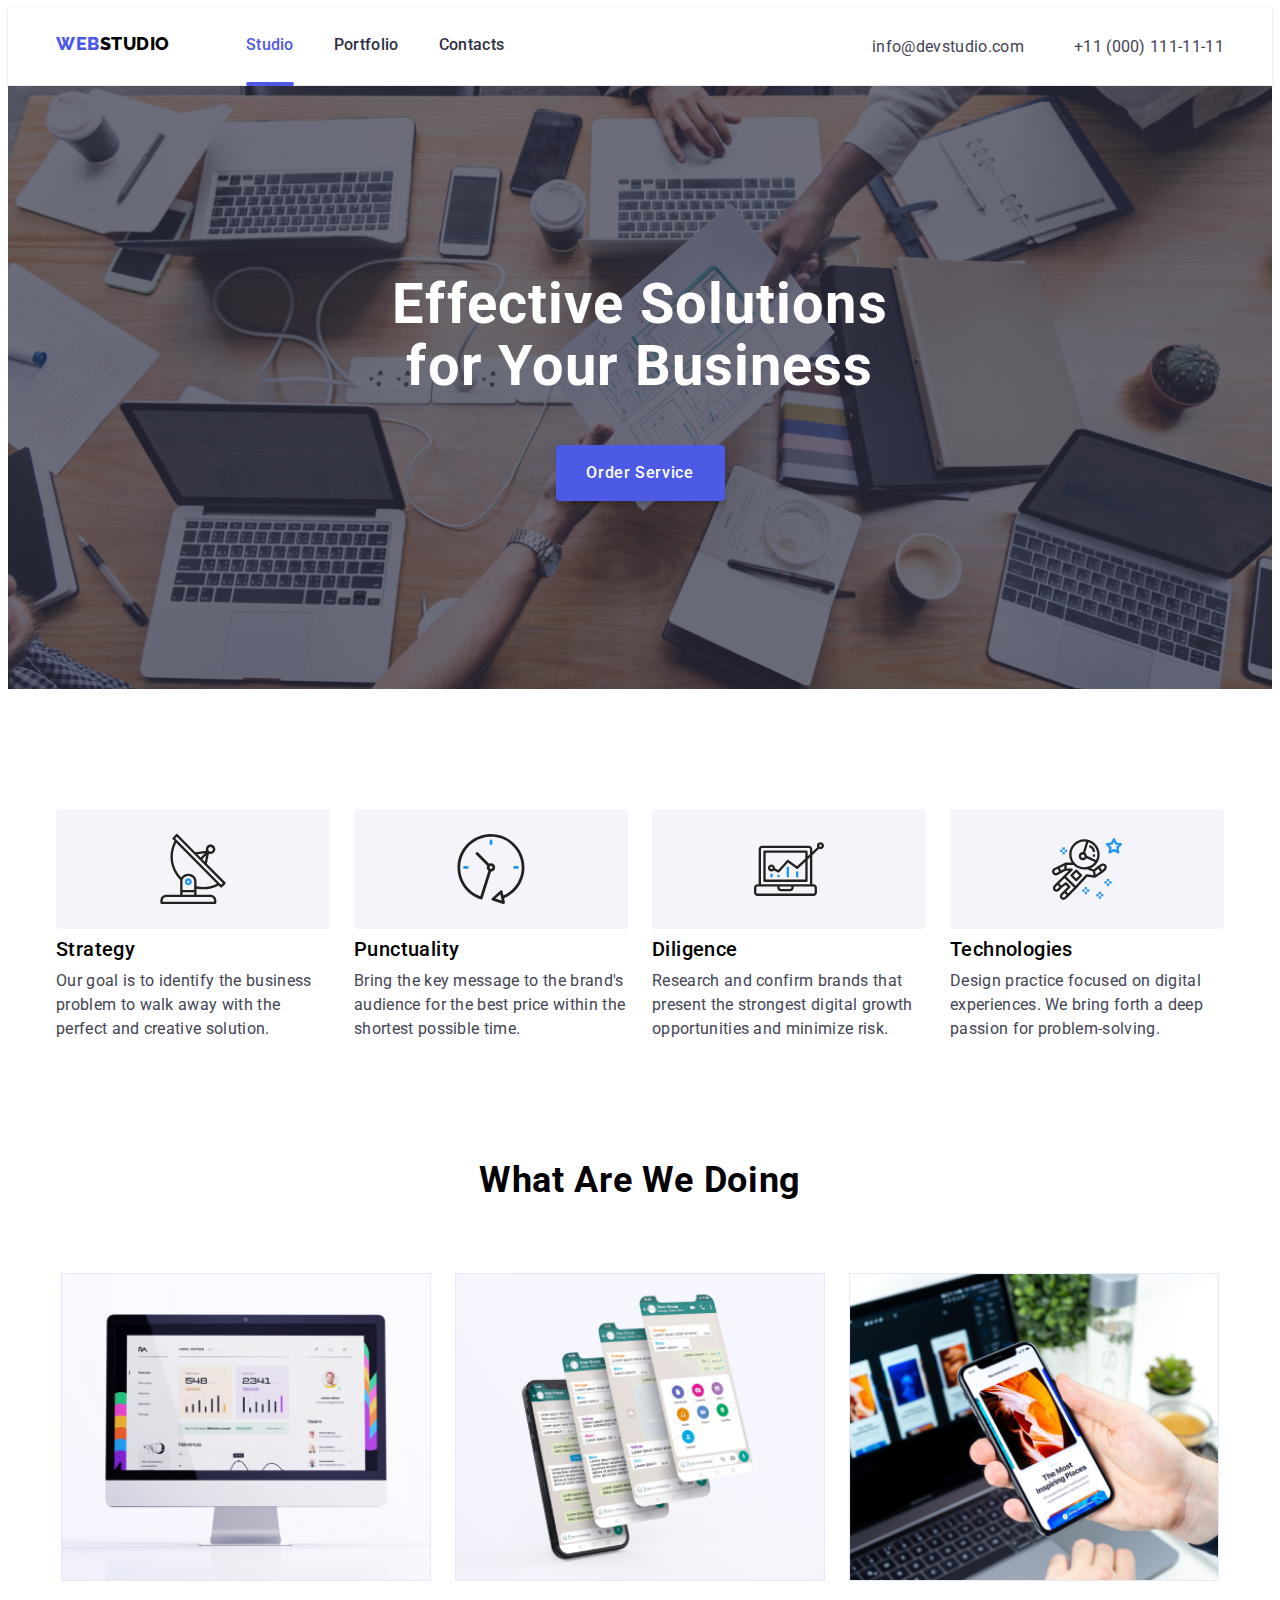
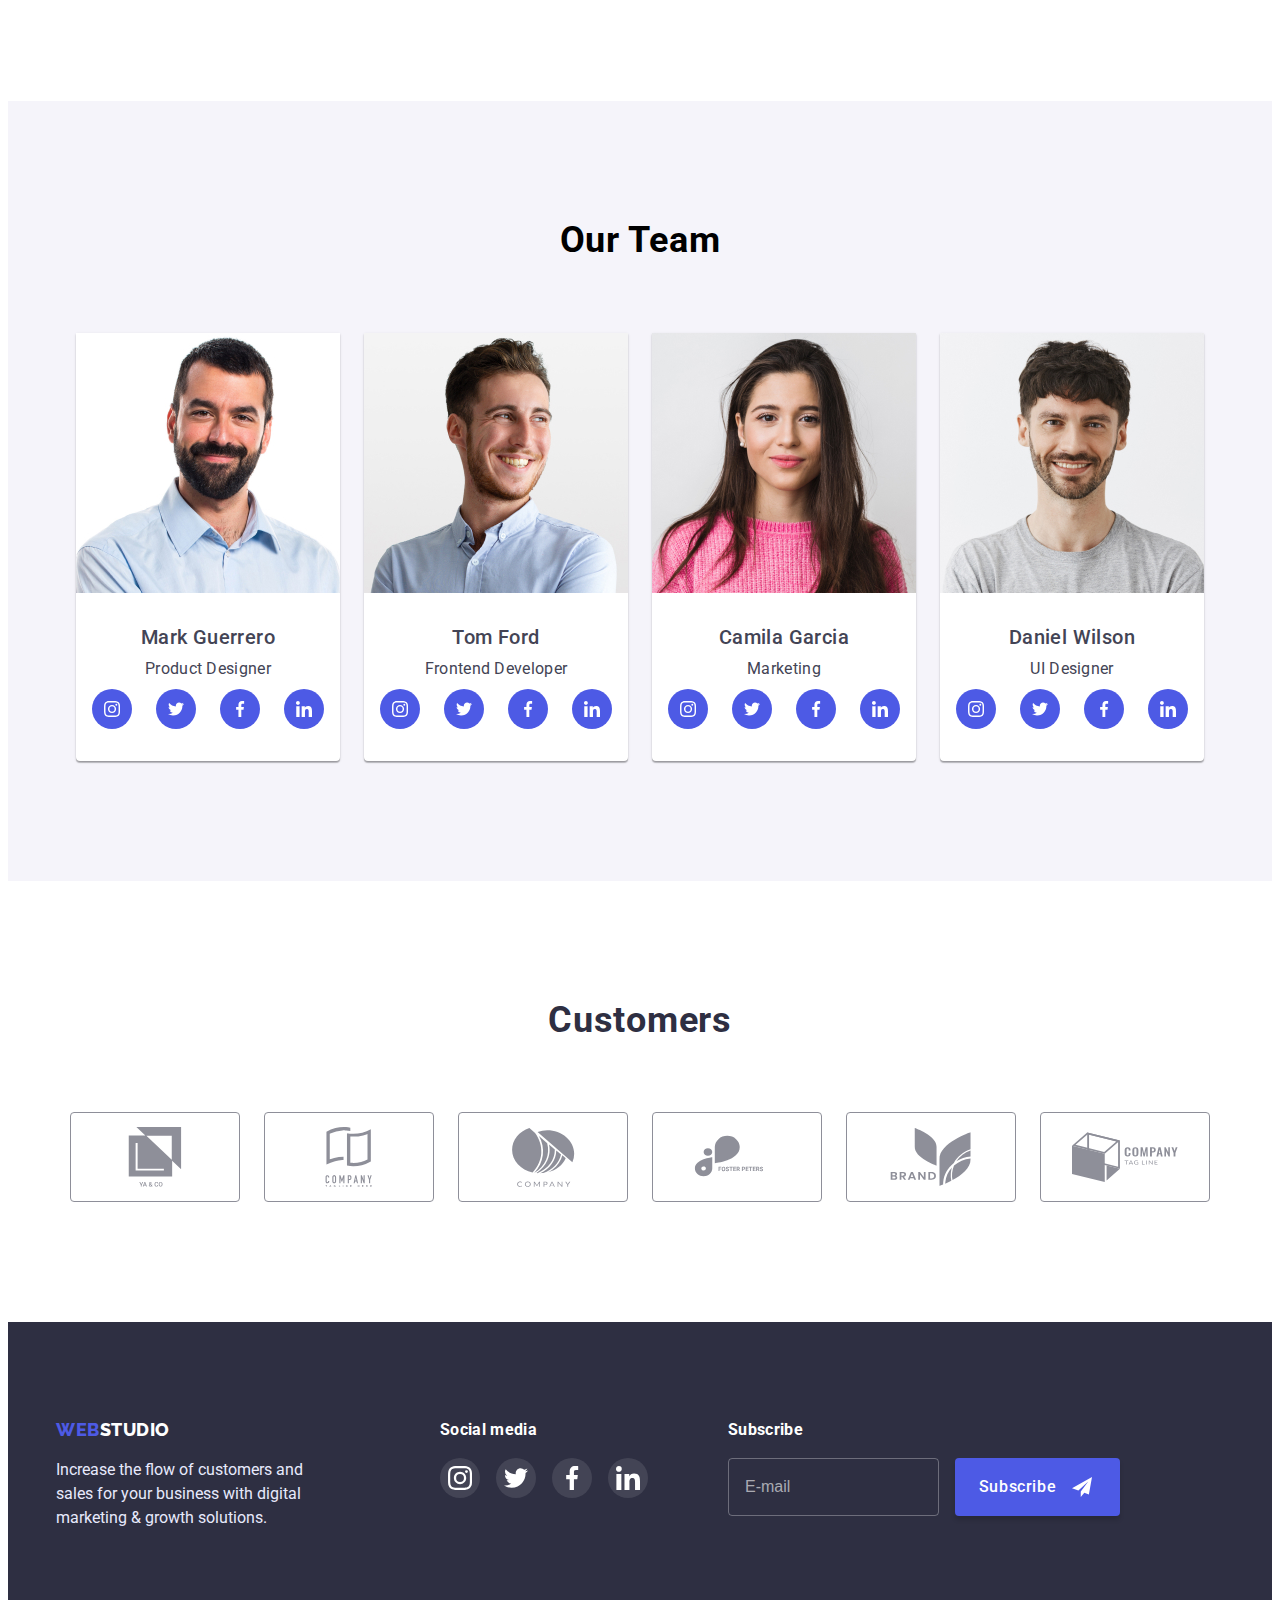
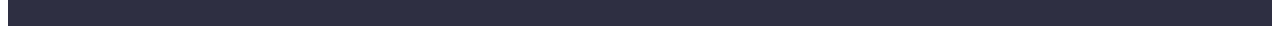
<file: index.html>
<!DOCTYPE html>
<html lang="en">
  <head>
    <meta charset="UTF-8" />
    <meta http-equiv="X-UA-Compatible" content="IE=edge" />
    <meta name="viewport" content="width=device-width, initial-scale=1.0" />
    <title>WebStudio</title>
    <!--Normalize-->
    <link
      rel="stylesheet"
      href="https://cdnjs.cloudflare.com/ajax/libs/modern-normalize/1.1.0/modern-normalize.min.css"
      integrity="sha512-wpPYUAdjBVSE4KJnH1VR1HeZfpl1ub8YT/NKx4PuQ5NmX2tKuGu6U/JRp5y+Y8XG2tV+wKQpNHVUX03MfMFn9Q=="
      crossorigin="anonymous"
      referrerpolicy="no-referrer"
    />

    <!--Style-->
    <link rel="preconnect" href="https://fonts.googleapis.com" />
    <link rel="preconnect" href="https://fonts.gstatic.com" crossorigin />
    <link
      href="https://fonts.googleapis.com/css2?family=Raleway:wght@700&family=Roboto:wght@400;500;700;900&display=swap"
      rel="stylesheet"
    />

    <link rel="stylesheet" href="./css/main.min.css" />
  </head>
  <body>
    <header class="header">
      <div class="header__container container">
        <nav class="nav">
          <a href="" class="logo">WEB<span class="logo__header">STUDIO</span></a>
          <ul class="nav__list list">
            <li><a href="./index.html" class="nav__link link current">Studio</a></li>
            <li><a href="./portfolio.html" class="nav__link link">Portfolio</a></li>
            <li><a href="" class="nav__link link">Contacts</a></li>
          </ul>
        </nav>
        <ul class="header__contacts">
          <li>
            <a href="mailto:info@devstudio.com" class="header__tel">
              <!-- <svg class="header__icon" width="16" height="12">
                <use href="./images/icons.svg#envelope"></use>
              </svg> -->
              info@devstudio.com</a
            >
          </li>
          <li>
            <a class="header__mail link" href="tel:++110001111111">
              <!-- <svg class="header__icon" width="10" height="16">
                <use href="./images/icons.svg#smartphone"></use>
              </svg> -->
              +11 (000) 111-11-11</a
            >
          </li>
        </ul>
            <button class="menu-open" type="button" data-menu-open>
              <svg class="menu-open-icon" width="32" height="22">
                <use href="./images/icons.svg#hamburger"></use>
              </svg>
            </button>
            </div>

            <div class="mob-menu container" data-menu>

              
                <div class="mob-menu-top">
                <button class="menu-close" type="button" data-menu-close>
                  <svg class="menu-close-icon" width="8" height="8">
                    <use href="./images/icons.svg#close"></use>
                  </svg>
                </button>
                <ul class="mob-menu-list list">
                  <li class="mob-menu-item"><a href="./index.html" class="mob-menu-link link current">Studio</a></li>
                  <li class="mob-menu-item"><a href="./portfolio.html" class="mob-menu-link link">Portfolio</a></li>
                  <li class="mob-menu-item"><a href="" class="mob-menu-link link">Contacts</a></li>
                </ul>
              
              </div>
              
              <div class="mob-menu-bottom">
                <ul>
                  <li>
                    <a href="tel:110001111111" class="mob-menu-tel link">
                      +11 (000) 111-11-11</a>
                  </li>
                  <li>
                    <a href="mailto:info@devstudio.com" class="mob-menu-mail link">
                      info@devstudio.com</a>
                  </li>
                </ul>
                <ul class="mob-menu-socials">
                  <li class="mob-menu-socials-item">
                    <a class="mob-menu-socials-link link" href="https://www.instagram.com/" aria-label="instagram" target="_blank"
                      rel="noopener noreferrer">
                      <svg class="socials__icon" width="24" height="24">
                        <use href="./images/icons.svg#instagram"></use>
                      </svg>
                    </a>
                  </li>
                  <li class="mob-menu-socials-item">
                    <a class="mob-menu-socials-link link" href="https://www.twitter.com/" aria-label="twitter" target="_blank"
                      rel="noopener noreferrer">
                      <svg class="socials__icon" width="24" height="24">
                        <use href="./images/icons.svg#twitter"></use>
                      </svg>
                    </a>
                  </li>
                  <li class="mob-menu-socials-item">
                    <a class="mob-menu-socials-link link" href="https://www.facebook.com/" aria-label="facebook" target="_blank"
                      rel="noopener noreferrer">
                      <svg class="socials__icon" width="24" height="24">
                        <use href="./images/icons.svg#facebook"></use>
                      </svg>
                    </a>
                  </li>
                  <li class="mob-menu-socials-item">
                    <a class="mob-menu-socials-link link" href="https://www.linkedin.com/" aria-label="linkedin" target="_blank"
                      rel="noopener noreferrer">
                      <svg class="socials__icon" width="24" height="24">
                        <use href="./images/icons.svg#linkedin"></use>
                      </svg>
                    </a>
                  </li>
                </ul>
              </div>
                  

      </div>
    
     </header>
    <main>
      <section class="hero">
        <div class="hero__container">
          <h1 class="hero__title">Effective Solutions<br>for Your Business</h1>
          <button type="button" class="button" data-modal-open>Order Service</button>
        </div>
      </section>
      <section class="solution">
        <div class="container">
          <ul class="solution__container">
            <li class="solution__item icon-antena">
              <h3 class="solution__list">Strategy</h3>
              <p class="solution__text">
                Our goal is to identify the business
                problem to walk away with the perfect and creative solution.
              </p>
            </li>
            <li class="solution__item icon-clock">
              <h3 class="solution__list">Punctuality</h3>
              <p class="solution__text">
                Bring the key message to the brand's audience for the best price within the shortest possible time.
              </p>
            </li>
            <li class="solution__item icon-diagram">
              <h3 class="solution__list">Diligence</h3>
              <p class="solution__text">
                Research and confirm brands that present the strongest digital growth opportunities and minimize risk.
              </p>
            </li>
            <li class="solution__item icon-astronaut">
              <h3 class="solution__list">Technologies</h3>
              <p class="solution__text">
              Design practice focused on digital experiences. We bring forth a deep passion for problem-solving.
              </p>
            </li>
          </ul>
        </div>
      </section>
      <section class="work">
        <div class="container">
          <h2 class="work__title">What are we doing</h2>
          <ul class="work__list">
            <li>
              <div class="work__thumb">
              <img src="./images/img1.jpg" alt="заняття" width="370" />
              </div>
              </li>
            <li>   
               <div class="work__thumb">
              <img src="./images/img2.jpg" alt="заняття" width="370" />
              </div>
              </li>
            <li>   
               <div class="work__thumb">
                 <img src="./images/img3.jpg" alt="заняття" width="370" />
              </div>
             </li>
          </ul>
        </div>
      </section>
      <section class="team">
         <div class="container">
          <h2 class="team__title">Our Team</h2>
          <ul class="team__container">
            <li class="team__card">
              <img
                src="./images/t1.jpg"
                alt="член команди"
                srcset="
                ./images/t1.jpg 1x, 
                ./images/t1-2x.jpg 2x "
                width="264"
                height="260"
              />
              <div class="team__wrapper">
                <h3 class="team__name">Mark Guerrero</h3>
                <p class="team__position" lang="en">Product Designer</p>
                <ul class="socials">
                  <li class="socials__item">
                    <a
                      class="socials__link link"
                      href="https://www.instagram.com/"
                      aria-label="instagram"
                      target="_blank"
                      rel="noopener noreferrer"
                    >
                      <svg class="socials__icon" width="16" height="16">
                        <use href="./images/icons.svg#instagram"></use>
                      </svg>
                    </a>
                  </li>
                  <li class="socials__item">
                    <a
                      class="socials__link link"
                      href="https://www.twitter.com/"
                      aria-label="twitter"
                      target="_blank"
                      rel="noopener noreferrer"
                    >
                      <svg class="socials__icon" width="16" height="16">
                        <use href="./images/icons.svg#twitter"></use>
                      </svg>
                    </a>
                  </li>
                  <li class="socials__item">
                    <a
                      class="socials__link link"
                      href="https://www.facebook.com/"
                      aria-label="facebook"
                      target="_blank"
                      rel="noopener noreferrer"
                    >
                      <svg class="socials__icon" width="16" height="16">
                        <use href="./images/icons.svg#facebook"></use>
                      </svg>
                    </a>
                  </li>
                  <li class="socials__item">
                    <a
                      class="socials__link link"
                      href="https://www.linkedin.com/"
                      aria-label="linkedin"
                      target="_blank"
                      rel="noopener noreferrer"
                    >
                      <svg class="socials__icon" width="16" height="16">
                        <use href="./images/icons.svg#linkedin"></use>
                      </svg>
                    </a>
                  </li>
                </ul>
              </div>
            </li>
            <li class="team__card">
              <img
                src="./images/t2.jpg"
                alt="член команди"
                srcset="
                ./images/t2.jpg 1x, 
                ./images/t2-2x.jpg 2x "
                width="264"
                height="260"
              />
              <div class="team__wrapper">
                <h3 class="team__name">Tom Ford</h3>
                <p class="team__position" lang="en">Frontend Developer</p>
                <ul class="socials">
                  <li class="socials__item">
                    <a
                      class="socials__link link"
                      href="https://www.instagram.com/"
                      aria-label="instagram"
                      target="_blank"
                      rel="noopener noreferrer"
                    >
                      <svg class="socials__icon" width="16" height="16">
                        <use href="./images/icons.svg#instagram"></use>
                      </svg>
                    </a>
                  </li>
                  <li class="social-item">
                    <a
                      class="socials__link link"
                      href="https://www.twitter.com/"
                      aria-label="twitter"
                      target="_blank"
                      rel="noopener noreferrer"
                    >
                      <svg class="socials__icon" width="16" height="16">
                        <use href="./images/icons.svg#twitter"></use>
                      </svg>
                    </a>
                  </li>
                  <li class="socials__item">
                    <a
                      class="socials__link link"
                      href="https://www.facebook.com/"
                      aria-label="facebook"
                      target="_blank"
                      rel="noopener noreferrer"
                    >
                      <svg class="socials__icon" width="16" height="16">
                        <use href="./images/icons.svg#facebook"></use>
                      </svg>
                    </a>
                  </li>
                  <li class="socials__item">
                    <a
                      class="socials__link link"
                      href="https://www.linkedin.com/"
                      aria-label="linkedin"
                      target="_blank"
                      rel="noopener noreferrer"
                    >
                      <svg class="socials__icon" width="16" height="16">
                        <use href="./images/icons.svg#linkedin"></use>
                      </svg>
                    </a>
                  </li>
                </ul>
              </div>
            </li>
            <li class="team__card">
              <img
                src="./images/t3.jpg"
                alt="член команди"
                srcset="
                ./images/t3.jpg 1x, 
                ./images/t3-2x.jpg 2x "
                width="264"
                height="260"
              />
              <div class="team__wrapper">
                <h3 class="team__name">Camila Garcia</h3>
                <p class="team__position" lang="en">Marketing</p>
                <ul class="socials">
                  <li class="socials__item">
                    <a
                      class="socials__link link"
                      href="https://www.instagram.com/"
                      aria-label="instagram"
                      target="_blank"
                      rel="noopener noreferrer"
                    >
                      <svg class="socials__icon" width="16" height="16">
                        <use href="./images/icons.svg#instagram"></use>
                      </svg>
                    </a>
                  </li>
                  <li class="social-item">
                    <a
                      class="socials__link link"
                      href="https://www.twitter.com/"
                      aria-label="twitter"
                      target="_blank"
                      rel="noopener noreferrer"
                    >
                      <svg class="socials__icon" width="16" height="16">
                        <use href="./images/icons.svg#twitter"></use>
                      </svg>
                    </a>
                  </li>
                  <li class="socials__item">
                    <a
                      class="socials__link link"
                      href="https://www.facebook.com/"
                      aria-label="facebook"
                      target="_blank"
                      rel="noopener noreferrer"
                    >
                      <svg class="socials__icon" width="16" height="16">
                        <use href="./images/icons.svg#facebook"></use>
                      </svg>
                    </a>
                  </li>
                  <li class="socials__item">
                    <a
                      class="socials__link link"
                      href="https://www.linkedin.com/"
                      aria-label="linkedin"
                      target="_blank"
                      rel="noopener noreferrer"
                    >
                      <svg class="socials__icon" width="16" height="16">
                        <use href="./images/icons.svg#linkedin"></use>
                      </svg>
                    </a>
                  </li>
                </ul>
              </div>
            </li>
            <li class="team__card">
              <img
                src="./images/t4.jpg"
                alt="член команди"
                srcset="
                ./images/t4.jpg 1x, 
                ./images/t4-2x.jpg 2x "
                width="264"
                height="260"
              />
              <div class="team__wrapper">
                <h3 class="team__name">Daniel Wilson</h3>
                <p class="team__position" lang="en">UI Designer</p>
                <ul class="socials">
                  <li class="socials__item">
                    <a
                      class="socials__link link"
                      href="https://www.instagram.com/"
                      aria-label="instagram"
                      target="_blank"
                      rel="noopener noreferrer"
                    >
                      <svg class="socials__icon" width="16" height="16">
                        <use href="./images/icons.svg#instagram"></use>
                      </svg>
                    </a>
                  </li>
                  <li class="social-item">
                    <a
                      class="socials__link link"
                      href="https://www.twitter.com/"
                      aria-label="twitter"
                      target="_blank"
                      rel="noopener noreferrer"
                    >
                      <svg class="socials__icon" width="16" height="16">
                        <use href="./images/icons.svg#twitter"></use>
                      </svg>
                    </a>
                  </li>
                  <li class="socials__item">
                    <a
                      class="socials__link link"
                      href="https://www.facebook.com/"
                      aria-label="facebook"
                      target="_blank"
                      rel="noopener noreferrer"
                    >
                      <svg class="socials__icon" width="16" height="16">
                        <use href="./images/icons.svg#facebook"></use>
                      </svg>
                    </a>
                  </li>
                  <li class="socials__item">
                    <a
                      class="socials__link link"
                      href="https://www.linkedin.com/"
                      aria-label="linkedin"
                      target="_blank"
                      rel="noopener noreferrer"
                    >
                      <svg class="socials__icon" width="16" height="16">
                        <use href="./images/icons.svg#linkedin"></use>
                      </svg>
                    </a>
                  </li>
                </ul>
              </div>
            </li>
          </ul>
         </div>
      </section>
      <section class="client">
        <div class="container">
          <h2 class="client__header">Customers</h2>
          <ul class="client__wrapper">
            <li>
              <a class="client__link link" href="">
                <svg class="client__icon" width="106" height="60">
                  <use href="./images/icons.svg#group"></use>
                </svg>
              </a>
            </li>
            <li>
              <a class="client__link link" href="">
                <svg class="client__icon" width="106" height="60">
                  <use href="./images/icons.svg#group2"></use>
                </svg>
              </a>
            </li>
            <li>
              <a class="client__link link" href="">
                <svg class="client__icon" width="106" height="60">
                  <use href="./images/icons.svg#group3"></use>
                </svg>
              </a>
            </li>
            <li>
              <a class="client__link link" href="">
                <svg class="client__icon" width="106" height="60">
                  <use href="./images/icons.svg#group4"></use>
                </svg>
              </a>
            </li>
            <li>
              <a class="client__link link" href="">
                <svg class="client__icon" width="106" height="60">
                  <use href="./images/icons.svg#group5"></use>
                </svg>
              </a>
            </li>
            <li>
              <a class="client__link link" href="">
                <svg class="client__icon" width="106" height="60">
                  <use href="./images/icons.svg#group6"></use>
                </svg>
              </a>
            </li>
          </ul>
        </div>
       
      </section>
    </main>

    <footer class="footer">
     
      <div class="footer__container container">
        
            <div class="footer__logo__container">
              <div>
                <a href="" class="logo">WEB<span class="logo__footer">STUDIO</span></a>
            
                <p class="footer__text">Increase the flow of customers and sales for your business with digital marketing & growth
                  solutions.</p>
              </div>
            
              <div>
                <h3 class="footer__socials__header">Social media</h3>
                <ul class="footer__socials">
                  <li class="socials__item">
                    <a class="footer__socials__link link" href="https://www.instagram.com/" aria-label="instagram" target="_blank"
                      rel="noopener noreferrer">
                      <svg class="socials__icon" width="24" height="24">
                        <use href="./images/icons.svg#instagram"></use>
                      </svg>
                    </a>
                  </li>
                  <li class="social__item">
                    <a class="footer__socials__link link" href="https://www.twitter.com/" aria-label="twitter" target="_blank"
                      rel="noopener noreferrer">
                      <svg class="socials__icon" width="24" height="24">
                        <use href="./images/icons.svg#twitter"></use>
                      </svg>
                    </a>
                  </li>
                  <li class="socials__item">
                    <a class="footer__socials__link link" href="https://www.facebook.com/" aria-label="facebook" target="_blank"
                      rel="noopener noreferrer">
                      <svg class="socials__icon" width="24" height="24">
                        <use href="./images/icons.svg#facebook"></use>
                      </svg>
                    </a>
                  </li>
                  <li class="socials__item">
                    <a class="footer__socials__link link" href="https://www.linkedin.com/" aria-label="linkedin" target="_blank"
                      rel="noopener noreferrer">
                      <svg class="socials__icon" width="24" height="24">
                        <use href="./images/icons.svg#linkedin"></use>
                      </svg>
                    </a>
                  </li>
                </ul>
              </div>
            
            </div>
            
            
            
            <div class="footer__form__box">
              <p class="foooter__form__header">Subscribe</p>
              <form class="footer__form" name="footer-form">
                <input class="footer__form__field" type="text" name="user_mail" placeholder="E-mail" />
                <button type="button" class="footer__button">Subscribe</button>
              </form>
            </div>
        
      

    </div>


    </footer>

    <div class="backdrop is-hidden" data-modal>
      <div class="modal">
        <button class="modal-btn" data-modal-close>
          <svg class="modal-icon" width="8" height="8">
            <use href="./images/icons.svg#close"></use>
          </svg>
        </button>
        <strong class="modal-label">Leave your contacts and we will call you back</strong>
        <form class="modal-form" name="modal-form">
          <div class="modal-form-group" role="group">
            <label class="modal-form-label" for="user_name">Name</label>
          <div class="modal-form-wraper">
            <input class="modal-form-field" type="text" name="user_name" id="user_name"/>
            <svg class="modal-form-icon" width="18" height="18">
              <use href="./images/icons.svg#person"></use>
            </svg>
           </div>
              <label class="modal-form-label" for="user_phone">Phone</label>
          <div class="modal-form-wraper">
            <input class="modal-form-field" type="tel" name="user_phone" id="user_phone" />
            <svg class="modal-form-icon" width="18" height="24">
              <use href="./images/icons.svg#phone"></use>
            </svg>
           </div>
              <label class="modal-form-label" for="user_mail">Email</label>
          <div class="modal-form-wraper">
            <input class="modal-form-field" type="text" name="user_mail" id="user_mail"/>
            <svg class="modal-form-icon" width="18" height="24">
              <use href="./images/icons.svg#email"></use>
            </svg>
           </div>
             <label class="modal-form-label" for="user_message">Comment</label>
            <textarea class="modal-form-message" name="user_message" id="user_message" rows="6"  placeholder="Text input"></textarea>
          
        </div>
        <div class="modal-form-agreement" role="group">
          <input class="modal-form-checkbox" type="checkbox" id="user_agreement" />
          <label class="modal-form-agreement-desc" for="user_agreement">I accept the terms and conditions of the <a class="modal-form-agreement-link" href="">Privacy Policy</a></label>
        </div>
        <button class="modal-form-btn button" type="submit">Send</button>
        </form>
      </div>
    </div>

    <script src="./js/modal.js"></script>
    <script src="./js/menu.js"></script>
  </body>
  
</html>
</file>
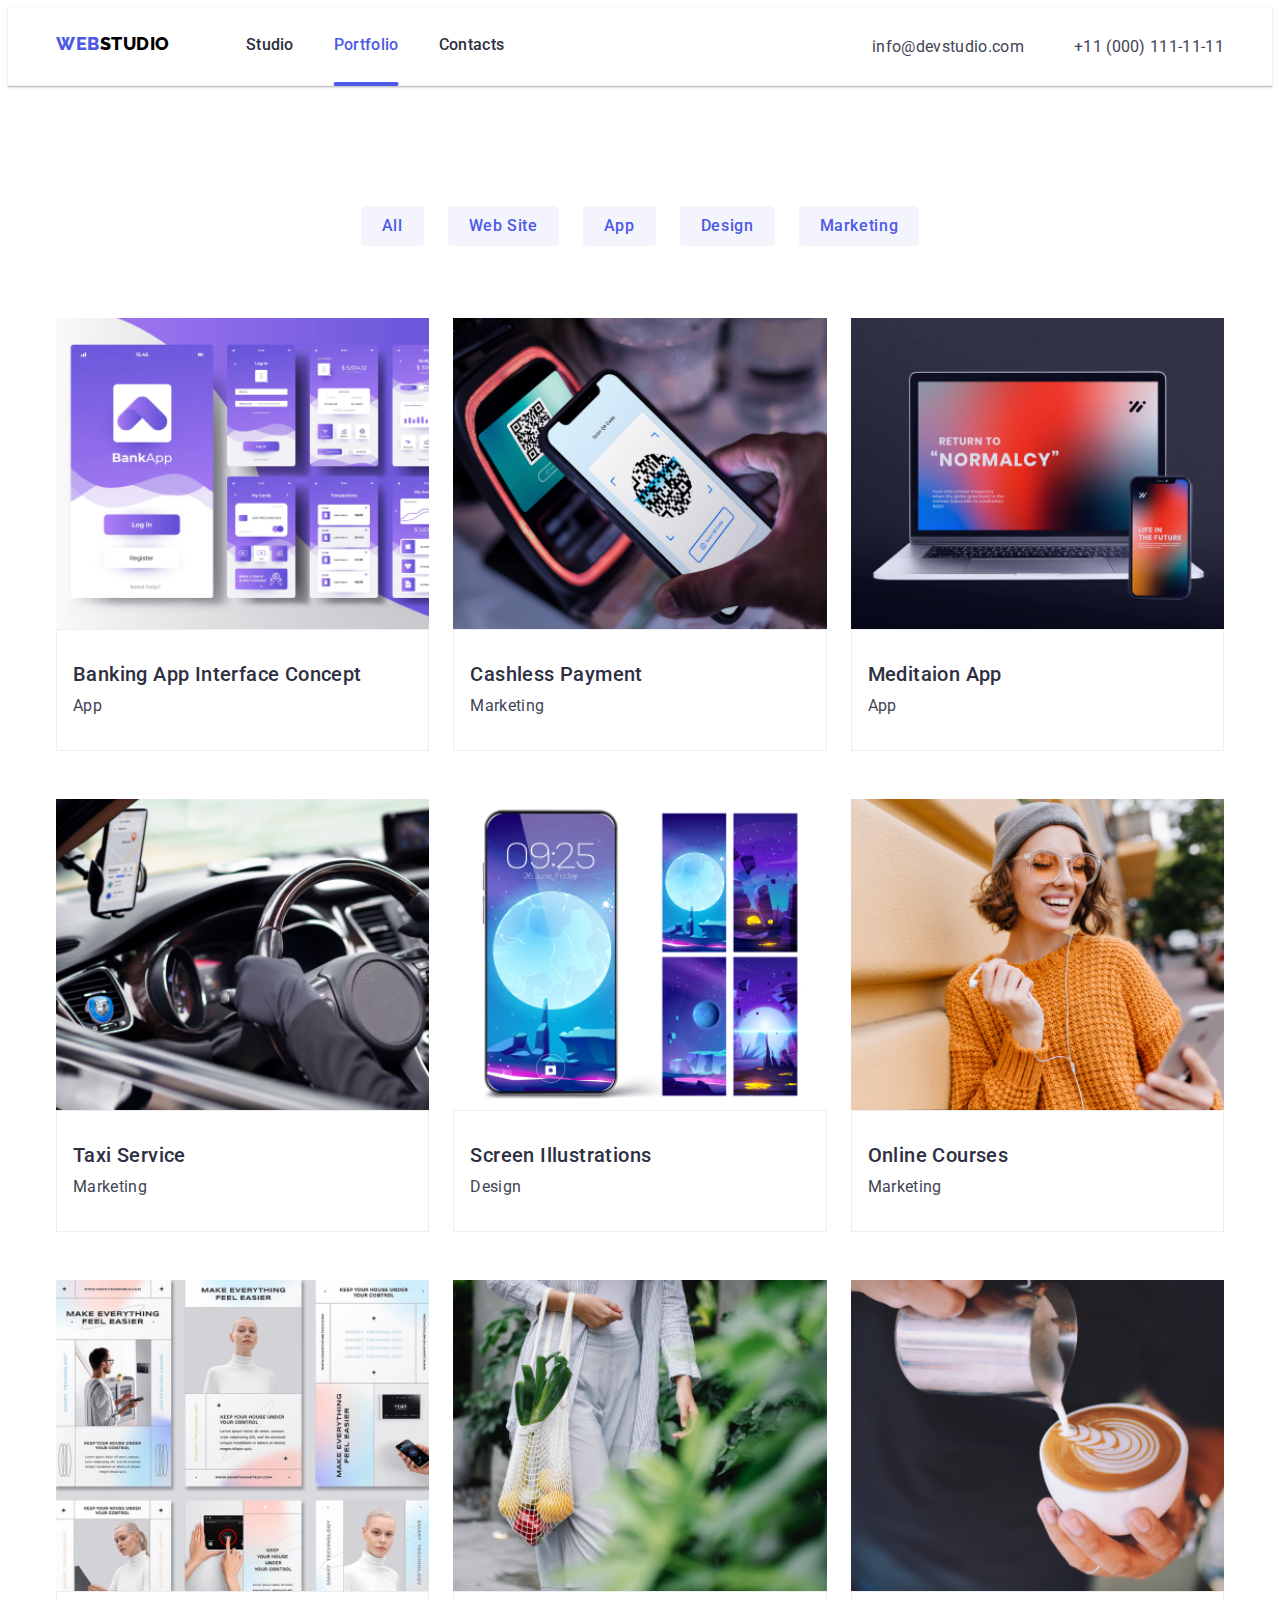
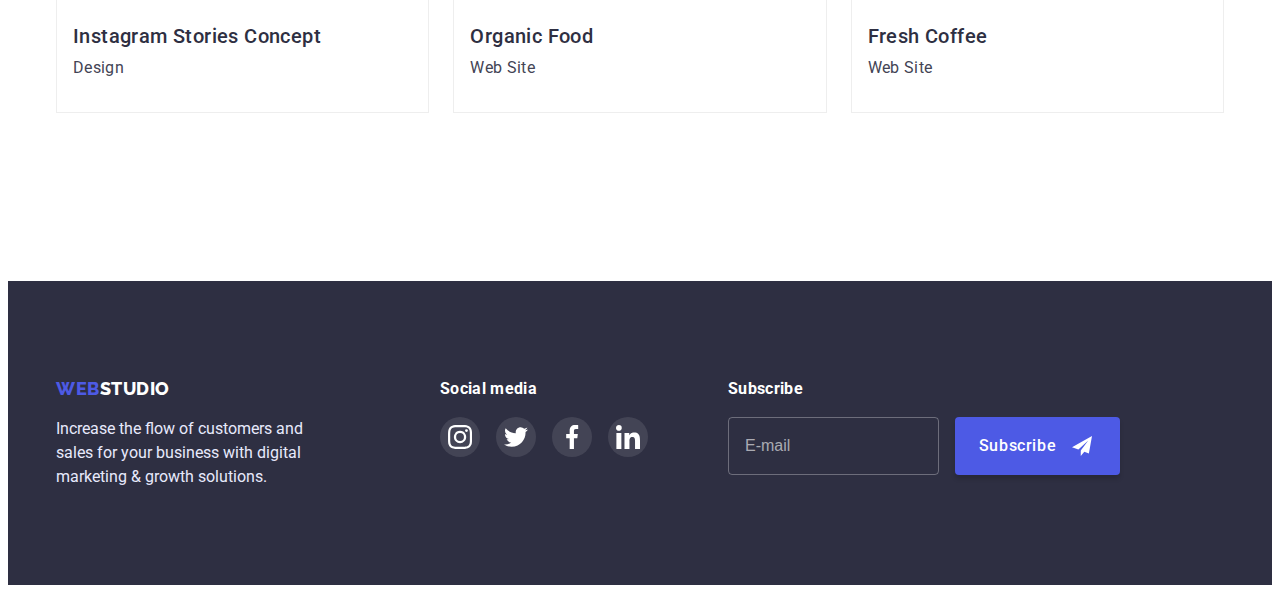
<file: portfolio.html>
<!DOCTYPE html>
<html lang="en">
  <head>
    <meta charset="UTF-8" />
    <meta http-equiv="X-UA-Compatible" content="IE=edge" />
    <meta name="viewport" content="width=device-width, initial-scale=1.0" />
    <title>Portfolio</title>
      <link
      rel="stylesheet"
      href="https://cdnjs.cloudflare.com/ajax/libs/modern-normalize/1.1.0/modern-normalize.min.css"
      integrity="sha512-wpPYUAdjBVSE4KJnH1VR1HeZfpl1ub8YT/NKx4PuQ5NmX2tKuGu6U/JRp5y+Y8XG2tV+wKQpNHVUX03MfMFn9Q=="
      crossorigin="anonymous"
      referrerpolicy="no-referrer"
    />
    <link rel="preconnect" href="https://fonts.googleapis.com" />
    <link rel="preconnect" href="https://fonts.gstatic.com" crossorigin />
    <link
      href="https://fonts.googleapis.com/css2?family=Raleway:wght@700&family=Roboto:wght@400;500;700;900&display=swap"
      rel="stylesheet"
    />
    <link rel="stylesheet" href="./css/main.min.css" />
  </head>
  <body>
      <header class="header">
        <div class="header__container container">
          <nav class="nav">
            <a href="" class="logo">WEB<span class="logo__header">STUDIO</span></a>
            <ul class="nav__list list">
              <li><a href="./index.html" class="nav__link link">Studio</a></li>
              <li><a href="./portfolio.html" class="nav__link link current">Portfolio</a></li>
              <li><a href="" class="nav__link link">Contacts</a></li>
            </ul>
          </nav>
          <ul class="header__contacts">
            <li>
              <a href="mailto:info@devstudio.com" class="header__tel">
                <!-- <svg class="header__icon" width="16" height="12">
                      <use href="./images/icons.svg#envelope"></use>
                    </svg> -->
                info@devstudio.com</a>
            </li>
            <li>
              <a class="header__mail link" href="tel:++110001111111">
                <!-- <svg class="header__icon" width="10" height="16">
                      <use href="./images/icons.svg#smartphone"></use>
                    </svg> -->
                +11 (000) 111-11-11</a>
            </li>
          </ul>
          <button class="menu-open" type="button" data-menu-open>
            <svg class="menu-open-icon" width="32" height="22">
              <use href="./images/icons.svg#hamburger"></use>
            </svg>
          </button>
        </div>
      
        <div class="mob-menu container" data-menu>
      
      
          <div class="mob-menu-top">
            <button class="menu-close" type="button" data-menu-close>
              <svg class="menu-close-icon" width="8" height="8">
                <use href="./images/icons.svg#close"></use>
              </svg>
            </button>
            <ul class="mob-menu-list list">
              <li class="mob-menu-item"><a href="./index.html" class="mob-menu-link link">Studio</a></li>
              <li class="mob-menu-item"><a href="./portfolio.html" class="mob-menu-link link current">Portfolio</a></li>
              <li class="mob-menu-item"><a href="" class="mob-menu-link link">Contacts</a></li>
            </ul>
      
          </div>
      
          <div class="mob-menu-bottom">
            <ul>
              <li>
                <a href="tel:110001111111" class="mob-menu-tel link">
                  +11 (000) 111-11-11</a>
              </li>
              <li>
                <a href="mailto:info@devstudio.com" class="mob-menu-mail link">
                  info@devstudio.com</a>
              </li>
            </ul>
            <ul class="mob-menu-socials">
              <li class="mob-menu-socials-item">
                <a class="mob-menu-socials-link link" href="https://www.instagram.com/" aria-label="instagram" target="_blank"
                  rel="noopener noreferrer">
                  <svg class="socials__icon" width="24" height="24">
                    <use href="./images/icons.svg#instagram"></use>
                  </svg>
                </a>
              </li>
              <li class="mob-menu-socials-item">
                <a class="mob-menu-socials-link link" href="https://www.twitter.com/" aria-label="twitter" target="_blank"
                  rel="noopener noreferrer">
                  <svg class="socials__icon" width="24" height="24">
                    <use href="./images/icons.svg#twitter"></use>
                  </svg>
                </a>
              </li>
              <li class="mob-menu-socials-item">
                <a class="mob-menu-socials-link link" href="https://www.facebook.com/" aria-label="facebook" target="_blank"
                  rel="noopener noreferrer">
                  <svg class="socials__icon" width="24" height="24">
                    <use href="./images/icons.svg#facebook"></use>
                  </svg>
                </a>
              </li>
              <li class="mob-menu-socials-item">
                <a class="mob-menu-socials-link link" href="https://www.linkedin.com/" aria-label="linkedin" target="_blank"
                  rel="noopener noreferrer">
                  <svg class="socials__icon" width="24" height="24">
                    <use href="./images/icons.svg#linkedin"></use>
                  </svg>
                </a>
              </li>
            </ul>
          </div>

      
        </div>
      </header>
    <main>
      <section class="portfolio">
        <div class="container">
        <ul class="portolio__flex__btn">
          <li><button type="button" class="portfolio__btn">All</button></li>
          <li>
            <button type="button" class="portfolio__btn">Web Site</button>
          </li>
          <li>
            <button type="button" class="portfolio__btn">App</button>
          </li>
          <li>
            <button type="button" class="portfolio__btn">Design</button>
          </li>
          <li>
            <button type="button" class="portfolio__btn">Marketing</button>
          </li>
        </ul>

        <ul class="portfolio__list">
          <li class="portfolio__item">
        <div class="portfolio__thumb">
           <img src="./images/p1.jpg" alt="Технокряк" width="396" />
            <div class="overlay">
              <p class="overlay__text">text</p>

            </div>
        </div>
           
            <div class="item">
              <h2 class="portfolio__list__name">Banking App Interface Concept</h2>
            <p class="portfolio__tipe">App</p>
          </div>
          
          </li>
          <li class="portfolio__item">
       <div class="portfolio__thumb">
            <img src="./images/p2.jpg" alt="Технокряк" width="396" />
            <div class="overlay">
              <p class="overlay__text">text</p>
            
            </div>
            </div>

            <div class="item">
               <h2 class="portfolio__list__name">Cashless Payment
            </h2>
            <p class="portfolio__tipe">Marketing</p>
            </div>
          
          </li>
          <li class="portfolio__item">
            <div class="portfolio__thumb">
            <img src="./images/p3.jpg" alt="Технокряк" width="396" />
            <div class="overlay">
              <p class="overlay__text">text</p>
            
            </div>
            </div>
            <div class="item">
               <h2 class="portfolio__list__name">
              Meditaion App
            </h2>
            <p class="portfolio__tipe">App</p>
            </div>
           
          </li>
          <li class="portfolio__item">
            <div class="portfolio__thumb">
            <img src="./images/p4.jpg" alt="Технокряк" width="396" />
            <div class="overlay">
              <p class="overlay__text">text</p>
            
            </div>
            </div>

            <div class="item">
                 <h2 class="portfolio__list__name">
              Taxi Service
            </h2>
            <p class="portfolio__tipe">Marketing</p>
            </div>
         
          </li>
          <li class="portfolio__item">
            <div class="portfolio__thumb">
            <img src="./images/p5.jpg" alt="Технокряк" width="396" />
            <div class="overlay">
              <p class="overlay__text">text</p>
            
            </div>
            </div>

            <div class="item">
                <h2 class="portfolio__list__name">
            Screen Illustrations
            </h2>
            <p class="portfolio__tipe">Design</p>
            </div>
          </li>
          <li class="portfolio__item">
            <div class="portfolio__thumb">
            <img src="./images/p6.jpg" alt="Технокряк" width="396" />
            <div class="overlay">
              <p class="overlay__text">text</p>
            
            </div>
            </div>
            <div class="item">
              <h2 class="portfolio__list__name">
              Online Courses
            </h2>
            <p class="portfolio__tipe">Marketing</p>
             </div>
            
          </li>
          <li class="portfolio__item">
            <div class="portfolio__thumb">
            <img src="./images/p7.jpg" alt="Технокряк" width="396" />
            <div class="overlay">
              <p class="overlay__text">text</p>
            
            </div>
            </div>

            <div class="item">
               <h2 class="portfolio__list__name">
              Instagram Stories Concept
            </h2>
            <p class="portfolio__tipe">Design</p>
          </div>
           
          </li>
          <li class="portfolio__item">
            <div class="portfolio__thumb">
            <img src="./images/p8.jpg" alt="Технокряк" width="396" />
            <div class="overlay">
              <p class="overlay__text">text</p>
            
            </div>
            </div>
            <div class="item">
               <h2 class="portfolio__list__name">
            Organic Food
            </h2>
            <p class="portfolio__tipe">Web Site</p>
            </div>
           
          </li>
          <li class="portfolio__item">
            <div class="portfolio__thumb">
            <img src="./images/p9.jpg" alt="Технокряк" width="396" />
            <div class="overlay">
              <p class="overlay__text">text</p>
            
            </div>
            </div>

            <div class="item">
 <h2 class="portfolio__list__name" lang="en">Fresh Coffee</h2>
            <p class="portfolio__tipe">Web Site</p>
            </div>
           
          </li>
        </ul>
        </div>
      </section>
      
    </main>
<footer class="footer">

  <div class="footer__container container">
    <div class="footer__logo__container">
      <div>
        <a href="" class="logo">WEB<span class="logo__footer">STUDIO</span></a>
      
          <p class="footer__text">Increase the flow of customers and sales for your business with digital marketing &
            growth
            solutions.</p>
      </div>

      <div>
        <h3 class="footer__socials__header">Social media</h3>
        <ul class="footer__socials">
          <li class="socials__item">
            <a class="footer__socials__link link" href="https://www.instagram.com/" aria-label="instagram"
              target="_blank" rel="noopener noreferrer">
              <svg class="socials__icon" width="24" height="24">
                <use href="./images/icons.svg#instagram"></use>
              </svg>
            </a>
          </li>
          <li class="social__item">
            <a class="footer__socials__link link" href="https://www.twitter.com/" aria-label="twitter" target="_blank"
              rel="noopener noreferrer">
              <svg class="socials__icon" width="24" height="24">
                <use href="./images/icons.svg#twitter"></use>
              </svg>
            </a>
          </li>
          <li class="socials__item">
            <a class="footer__socials__link link" href="https://www.facebook.com/" aria-label="facebook" target="_blank"
              rel="noopener noreferrer">
              <svg class="socials__icon" width="24" height="24">
                <use href="./images/icons.svg#facebook"></use>
              </svg>
            </a>
          </li>
          <li class="socials__item">
            <a class="footer__socials__link link" href="https://www.linkedin.com/" aria-label="linkedin" target="_blank"
              rel="noopener noreferrer">
              <svg class="socials__icon" width="24" height="24">
                <use href="./images/icons.svg#linkedin"></use>
              </svg>
            </a>
          </li>
        </ul>
      </div>

    </div>



    <div class="footer__form__box">
      <p class="foooter__form__header">Subscribe</p>
      <form class="footer__form" name="footer-form">
        <input class="footer__form__field" type="text" name="user_mail" id="user_mail" placeholder="E-mail" />
        <button type="button" class="footer__button">Subscribe</button>
      </form>
    </div>

  </div>


</footer>

<script src="./js/menu.js"></script>
  </body>
</html>
</file>
<file: css/main.min.css>
:root{--main-title-color: #ffffff;--main-text-color: #2e2f42;--secondary-text-color: #434455;--accent-color: #4d5ae5;--anim-fast: 250ms cubic-bezier(0.4, 0, 0.2, 1)}html{-webkit-box-sizing:border-box;box-sizing:border-box}body{font-family:Roboto,sans-serif}.no-scroll{overflow:hidden}ul{list-style:none;padding:0;margin:0}h1,h2,h3,p{margin:0}.link{text-decoration:none;margin:0;padding:0}img{display:block;max-width:100%;height:auto}.list{list-style:none;margin:0;padding:0}.container{min-width:320px;max-width:428px;padding-left:16px;padding-right:16px;margin-left:auto;margin-right:auto}@media screen and (min-width: 768px){.container{max-width:768px}}@media screen and (min-width: 1200px){.container{max-width:1168px}}.button{display:-webkit-inline-box;display:-ms-inline-flexbox;display:inline-flex;min-width:169px;min-height:56px;padding:16px,32px;color:var(--main-title-color);background-color:var(--accent-color);font-family:"Roboto";font-weight:500;font-size:16px;line-height:1.5;letter-spacing:.04em;-webkit-box-align:center;-ms-flex-align:center;align-items:center;-webkit-box-pack:center;-ms-flex-pack:center;justify-content:center;border:none;cursor:pointer;-webkit-box-shadow:0px 4px 4px rgba(0,0,0,.15);box-shadow:0px 4px 4px rgba(0,0,0,.15);border-radius:4px}.portfolio,.client,.team,.work,.solution{padding-top:96px;padding-bottom:96px}@media screen and (min-width: 1200px){.portfolio,.client,.team,.work,.solution{padding-top:120px;padding-bottom:120px}}.header{border-bottom:1px solid #ececec;-webkit-box-shadow:0px 2px 1px rgba(46,47,66,.08),0px 1px 1px rgba(46,47,66,.16),0px 1px 6px rgba(46,47,66,.08);box-shadow:0px 2px 1px rgba(46,47,66,.08),0px 1px 1px rgba(46,47,66,.16),0px 1px 6px rgba(46,47,66,.08)}.header__container{display:-webkit-box;display:-ms-flexbox;display:flex;-webkit-box-align:center;-ms-flex-align:center;align-items:center;-webkit-box-pack:justify;-ms-flex-pack:justify;justify-content:space-between}.header__icon{fill:currentColor}.header__contacts{display:none}@media screen and (min-width: 768px){.header__contacts{display:block;-webkit-box-pack:center;-ms-flex-pack:center;justify-content:center;margin-left:auto}}@media screen and (min-width: 1200px){.header__contacts{display:-webkit-box;display:-ms-flexbox;display:flex;gap:50px;margin-left:auto}}.header__tel,.header__mail{color:var(--secondary-text-color);font-weight:400;font-size:12px;line-height:1.33;letter-spacing:.04em;text-decoration:none;color:#434455;-webkit-transition:color var(--anim-fast);transition:color var(--anim-fast)}@media screen and (min-width: 1200px){.header__tel,.header__mail{font-size:16px;line-height:1.5;letter-spacing:.02em}}.header__tel:focus,.header__tel:hover,.header__mail:focus,.header__mail:hover{color:var(--accent-color)}.logo{color:var(--accent-color);font-family:Raleway,sans-serif;font-weight:800;font-size:18px;line-height:1.33;letter-spacing:.03em;text-decoration:none}.logo__header{color:#000}.logo__footer{color:#fff}.nav__list .link{position:relative;display:block;color:var(--main-text-color);font-weight:500;font-size:16px;line-height:1.5;letter-spacing:.02em;text-decoration:none;-webkit-transition:color var(--anim-fast);transition:color var(--anim-fast)}.nav__list .link:focus,.nav__list .link:hover{color:var(--accent-color)}.nav__list .link.current{color:var(--accent-color)}.nav{display:-webkit-box;display:-ms-flexbox;display:flex;-webkit-box-align:baseline;-ms-flex-align:baseline;align-items:baseline;padding-top:24px;padding-bottom:28px}.nav__list{display:none}@media screen and (min-width: 768px){.nav__list{display:-webkit-box;display:-ms-flexbox;display:flex;margin-left:123px;gap:40px}}@media screen and (min-width: 1200px){.nav__list{display:-webkit-box;display:-ms-flexbox;display:flex;margin-left:76px;gap:40px}}.nav__link::after{content:"";position:absolute;left:50%;bottom:0;-webkit-transform:translateX(-50%);transform:translateX(-50%);display:block;width:100%;height:4px;border-radius:2px;background-color:var(--accent-color);opacity:0;-webkit-transition:opacity var(--anim-fast),-webkit-transform var(--anim-fast);transition:opacity var(--anim-fast),-webkit-transform var(--anim-fast);transition:transform var(--anim-fast),opacity var(--anim-fast);transition:transform var(--anim-fast),opacity var(--anim-fast),-webkit-transform var(--anim-fast)}.nav__link::after:hover,.nav__link::after:focus{-webkit-transform:translateX(-50%) scale(1);transform:translateX(-50%) scale(1);opacity:1}.current::after{content:"";position:absolute;left:50%;bottom:-120%;-webkit-transform:translateX(-50%);transform:translateX(-50%);display:block;width:100%;height:4px;border-radius:2px;opacity:1}.hero{background-color:#2e2f42;padding-top:112px;padding-bottom:112px;max-width:1440px;margin-left:auto;margin-right:auto;background-image:-webkit-gradient(linear, left top, right top, from(rgba(46, 47, 66, 0.7)), to(rgba(46, 47, 66, 0.7))),url(../images/hero-bg-mob.jpg);background-image:linear-gradient(to right, rgba(46, 47, 66, 0.7), rgba(46, 47, 66, 0.7)),url(../images/hero-bg-mob.jpg);background-repeat:no-repeat;background-position:center;background-size:cover;text-align:center}@media(min-device-pixel-ratio: 2),(-webkit-min-device-pixel-ratio: 2),(min-resolution: 192dpi),(min-resolution: 2dppx){.hero{background-image:-webkit-gradient(linear, left top, right top, from(rgba(46, 47, 66, 0.7)), to(rgba(46, 47, 66, 0.7))),url(../images/hero-bg-mob-2x.jpg);background-image:linear-gradient(to right, rgba(46, 47, 66, 0.7), rgba(46, 47, 66, 0.7)),url(../images/hero-bg-mob-2x.jpg)}}@media screen and (min-width: 768px){.hero{padding-top:111px;padding-bottom:108px;background-image:-webkit-gradient(linear, left top, right top, from(rgba(46, 47, 66, 0.7)), to(rgba(46, 47, 66, 0.7))),url(../images/hero-bg-tab.jpg);background-image:linear-gradient(to right, rgba(46, 47, 66, 0.7), rgba(46, 47, 66, 0.7)),url(../images/hero-bg-tab.jpg)}}@media screen and (min-width: 768px)and (min-device-pixel-ratio: 2),screen and (min-width: 768px)and (-webkit-min-device-pixel-ratio: 2),screen and (min-width: 768px)and (min-resolution: 192dpi),screen and (min-width: 768px)and (min-resolution: 2dppx){.hero{background-image:-webkit-gradient(linear, left top, right top, from(rgba(46, 47, 66, 0.7)), to(rgba(46, 47, 66, 0.7))),url(../images/hero-bg-tab-2x.jpg);background-image:linear-gradient(to right, rgba(46, 47, 66, 0.7), rgba(46, 47, 66, 0.7)),url(../images/hero-bg-tab-2x.jpg)}}@media screen and (min-width: 1200px){.hero{padding-top:188px;padding-bottom:188px;background-image:-webkit-gradient(linear, left top, right top, from(rgba(46, 47, 66, 0.7)), to(rgba(46, 47, 66, 0.7))),url(../images/hero-bg-desc.jpg);background-image:linear-gradient(to right, rgba(46, 47, 66, 0.7), rgba(46, 47, 66, 0.7)),url(../images/hero-bg-desc.jpg)}}@media screen and (min-width: 1200px)and (min-device-pixel-ratio: 2),screen and (min-width: 1200px)and (-webkit-min-device-pixel-ratio: 2),screen and (min-width: 1200px)and (min-resolution: 192dpi),screen and (min-width: 1200px)and (min-resolution: 2dppx){.hero{background-image:-webkit-gradient(linear, left top, right top, from(rgba(46, 47, 66, 0.7)), to(rgba(46, 47, 66, 0.7))),url(../images/hero-bg-desc-2x.jpg);background-image:linear-gradient(to right, rgba(46, 47, 66, 0.7), rgba(46, 47, 66, 0.7)),url(../images/hero-bg-desc-2x.jpg)}}.hero__container{margin-left:auto;margin-right:auto;max-width:496px}.hero__title{margin-bottom:72px;font-weight:700;color:var(--main-title-color);font-size:36px;line-height:1.1;letter-spacing:.02em}@media screen and (min-width: 768px){.hero__title{font-size:56px;margin-bottom:40px}}@media screen and (min-width: 1200px){.hero__title{margin-bottom:48px}}.solution__container{display:-webkit-box;display:-ms-flexbox;display:flex;-ms-flex-wrap:wrap;flex-wrap:wrap;gap:72px}@media screen and (min-width: 768px){.solution__container{gap:24px}}@media screen and (min-width: 1200px){.solution__container{-ms-flex-wrap:nowrap;flex-wrap:nowrap}}.solution__item::before{display:block;content:"";height:120px;background-repeat:no-repeat;background-position:center;background-color:#f5f4fa;border-radius:4px;margin-bottom:8px}@media screen and (max-width: 1199px){.solution__item::before{display:none}}@media screen and (min-width: 768px){.solution__item{width:calc((100% - 24px)/2)}}.solution__list{margin-bottom:8px;font-weight:700;font-size:36px;line-height:1.1;letter-spacing:.02em;text-align:center}@media screen and (min-width: 768px){.solution__list{text-align:left}}@media screen and (min-width: 1200px){.solution__list{font-weight:500;font-size:20px;line-height:1.2;letter-spacing:.02em}}.solution__text{color:var(--secondary-text-color);font-size:16px;line-height:1.5;letter-spacing:.02em}.icon-antena::before{background-image:url(../images/antenna.svg)}.icon-clock::before{background-image:url(../images/clock.svg)}.icon-diagram::before{background-image:url(../images/diagram.svg)}.icon-astronaut::before{background-image:url(../images/astronaut.svg)}.work__list{display:-webkit-box;display:-ms-flexbox;display:flex;gap:24px;-webkit-box-pack:center;-ms-flex-pack:center;justify-content:center}.work__thumb{position:relative;overflow:hidden}.work__overlay{position:absolute;bottom:0;left:0;padding-left:0;padding-right:0;width:100%;height:70px;display:-webkit-box;display:-ms-flexbox;display:flex;-webkit-box-align:center;-ms-flex-align:center;align-items:center;color:#fff;background-color:rgba(47,48,58,.8);-webkit-user-select:none;-moz-user-select:none;-ms-user-select:none;user-select:none}.work__overlay__text{font-weight:700;font-size:14px;line-height:1.14;letter-spacing:.03em;text-align:center;margin-left:auto;margin-right:auto}.work__title{margin-bottom:72px;font-weight:700;font-size:36px;line-height:1.1;text-align:center;letter-spacing:.02em;text-transform:capitalize}.work{padding-top:0;display:none}@media screen and (min-width: 1200px){.work{display:block}}.team{background-color:#f5f4fa}.team__title{margin-bottom:72px;font-weight:700;font-size:36px;line-height:1.1;text-align:center;letter-spacing:.02em;text-transform:capitalize}.team__container{display:-webkit-box;display:-ms-flexbox;display:flex;-ms-flex-wrap:wrap;flex-wrap:wrap;-webkit-box-pack:center;-ms-flex-pack:center;justify-content:center;row-gap:72px}@media screen and (min-width: 768px){.team__container{-webkit-column-gap:24px;-moz-column-gap:24px;column-gap:24px}}.team__card{background-color:var(--main-title-color);-webkit-box-shadow:0px 1px 3px rgba(0,0,0,.12),0px 1px 1px rgba(0,0,0,.14),0px 2px 1px rgba(0,0,0,.2);box-shadow:0px 1px 3px rgba(0,0,0,.12),0px 1px 1px rgba(0,0,0,.14),0px 2px 1px rgba(0,0,0,.2);border-radius:0px 0px 4px 4px}.team__name{margin-bottom:8px;font-weight:500;font-size:20px;line-height:1.2;letter-spacing:.02em;text-align:center;color:var(--secondary-text-color)}.team__position{padding-bottom:8px;font-size:16px;line-height:1.5;letter-spacing:.02em;text-align:center;color:var(--secondary-text-color)}.team__wrapper{padding-top:32px;padding-bottom:32px}.client__wrapper{display:-webkit-box;display:-ms-flexbox;display:flex;-ms-flex-wrap:wrap;flex-wrap:wrap;text-align:center;-webkit-box-pack:center;-ms-flex-pack:center;justify-content:center;-webkit-column-gap:16px;-moz-column-gap:16px;column-gap:16px;row-gap:72px}@media screen and (min-width: 768px){.client__wrapper{-webkit-column-gap:24px;-moz-column-gap:24px;column-gap:24px}}.client__link{display:-webkit-box;display:-ms-flexbox;display:flex;-webkit-box-pack:center;-ms-flex-pack:center;justify-content:center;-webkit-box-align:center;-ms-flex-align:center;align-items:center;width:190px;height:88px;border:1px solid #8e8f99;border-radius:4px;background-color:#fff;fill:#8e8f99;-webkit-transition:fill var(--anim-fast),border-color var(--anim-fast);transition:fill var(--anim-fast),border-color var(--anim-fast)}@media screen and (min-width: 768px){.client__link{width:168px}}.client__link:hover,.client__link:focus{fill:#4d5ae5;border-color:#4d5ae5}.client__header{margin-bottom:72px;font-weight:700;font-size:36px;line-height:1.1;text-align:center;letter-spacing:.02em;color:#2e2f42}.footer{background-color:#2e2f42;padding-top:96px;padding-bottom:96px}.footer__text{margin-top:16px;width:264px;font-weight:400;font-size:16px;line-height:24px;color:#e7e9fc;margin-bottom:72px;text-align:left}@media screen and (min-width: 1200px){.footer__text{margin-bottom:0}}.footer__container{display:-webkit-box;display:-ms-flexbox;display:flex;-ms-flex-wrap:wrap;flex-wrap:wrap}@media screen and (min-width: 768px){.footer__container{width:528px}}@media screen and (min-width: 1200px){.footer__container{width:100%}}.footer__button{display:-webkit-inline-box;display:-ms-inline-flexbox;display:inline-flex;min-width:165px;min-height:40px;padding:8px,24px;color:var(--main-title-color);background-color:var(--accent-color);font-family:"Roboto";font-weight:500;font-size:16px;line-height:1.5;letter-spacing:.04em;-webkit-box-align:center;-ms-flex-align:center;align-items:center;-webkit-box-pack:center;-ms-flex-pack:center;justify-content:center;border:none;cursor:pointer;-webkit-box-shadow:0px 4px 4px rgba(0,0,0,.15);box-shadow:0px 4px 4px rgba(0,0,0,.15);border-radius:4px}.footer__button:after{content:"";width:24px;height:20px;margin-left:16px;background-image:url(../images/icon-send.svg);background-size:contain;background-repeat:no-repeat;-webkit-box-align:center;-ms-flex-align:center;align-items:center}.footer__socials{display:-webkit-box;display:-ms-flexbox;display:flex;-webkit-box-pack:center;-ms-flex-pack:center;justify-content:center;-webkit-box-align:center;-ms-flex-align:center;align-items:center;gap:16px}.footer__socials__link{display:-webkit-box;display:-ms-flexbox;display:flex;-webkit-box-pack:center;-ms-flex-pack:center;justify-content:center;-webkit-box-align:center;-ms-flex-align:center;align-items:center;width:40px;height:40px;border-radius:50%;background-color:rgba(255,255,255,.1);fill:#fff;-webkit-transition:fill var(--anim-fast),background-color var(--anim-fast);transition:fill var(--anim-fast),background-color var(--anim-fast)}.footer__socials__link:hover,.footer__socials__link:focus{fill:#fff;background-color:#4d5ae5}.footer__socials__header{font-weight:700;font-size:16px;line-height:1.5;text-align:center;letter-spacing:.02em;color:#fff;margin-bottom:16px}@media screen and (min-width: 768px){.footer__socials__header{text-align:left}}.footer__form{display:-webkit-box;display:-ms-flexbox;display:flex;-ms-flex-wrap:wrap;flex-wrap:wrap;gap:16px;-webkit-box-pack:center;-ms-flex-pack:center;justify-content:center}@media screen and (min-width: 768px){.footer__form{-ms-flex-wrap:nowrap;flex-wrap:nowrap}}.footer__form__box{-webkit-box-pack:left;-ms-flex-pack:left;justify-content:left}@media screen and (min-width: 1200px){.footer__form__box{margin-left:80px}}.footer__form__field{width:100%;height:40px;padding:8px 16px;color:rgba(255,255,255,.6);outline:unset;background-color:rgba(0,0,0,0);border:1px solid rgba(255,255,255,.3);border-radius:4px}.footer__form__field::-webkit-input-placeholder{font-size:16px;color:rgba(255,255,255,.6)}.footer__form__field::-moz-placeholder{font-size:16px;color:rgba(255,255,255,.6)}.footer__form__field:-ms-input-placeholder{font-size:16px;color:rgba(255,255,255,.6)}.footer__form__field::-ms-input-placeholder{font-size:16px;color:rgba(255,255,255,.6)}.footer__form__field::placeholder{font-size:16px;color:rgba(255,255,255,.6)}.foooter__form__header{font-weight:700;font-size:16px;line-height:1.5;letter-spacing:.02em;color:#fff;margin-top:72px;margin-bottom:16px;text-align:center}@media screen and (min-width: 768px){.foooter__form__header{text-align:left;margin-top:0}}.footer__logo__container{display:-webkit-box;display:-ms-flexbox;display:flex;-webkit-box-pack:center;-ms-flex-pack:center;justify-content:center;-ms-flex-wrap:wrap;flex-wrap:wrap}@media screen and (max-width: 767px){.footer__logo__container{text-align:center}}@media screen and (min-width: 768px){.footer__logo__container{gap:24px}}@media screen and (min-width: 1200px){.footer__logo__container{gap:120px}}.socials{display:-webkit-box;display:-ms-flexbox;display:flex;-webkit-box-pack:center;-ms-flex-pack:center;justify-content:center;-webkit-box-align:center;-ms-flex-align:center;align-items:center;gap:24px}.socials__link{display:-webkit-box;display:-ms-flexbox;display:flex;-webkit-box-pack:center;-ms-flex-pack:center;justify-content:center;-webkit-box-align:center;-ms-flex-align:center;align-items:center;width:40px;height:40px;border-radius:50%;background-color:#4d5ae5;fill:#fff;-webkit-transition:fill var(--anim-fast),background-color var(--anim-fast);transition:fill var(--anim-fast),background-color var(--anim-fast)}.portfolio__list__name{color:var(--main-text-color);font-weight:500;font-size:20px;line-height:1.2;letter-spacing:.02em}.portfolio__tipe{margin-top:8px;color:var(--secondary-text-color);font-weight:400;font-size:16px;line-height:1.5;letter-spacing:.02em}@media screen and (min-width: 768px){.portfolio__list{display:-webkit-box;display:-ms-flexbox;display:flex;-ms-flex-wrap:wrap;flex-wrap:wrap}}.portfolio__item{margin-bottom:48px;-webkit-transition:-webkit-box-shadow var(--anim-fast);transition:-webkit-box-shadow var(--anim-fast);transition:box-shadow var(--anim-fast);transition:box-shadow var(--anim-fast), -webkit-box-shadow var(--anim-fast)}.portfolio__item:focus,.portfolio__item:hover{-webkit-box-shadow:0px 1px 1px rgba(0,0,0,.12),0px 4px 4px rgba(0,0,0,.06),1px 4px 6px rgba(0,0,0,.16);box-shadow:0px 1px 1px rgba(0,0,0,.12),0px 4px 4px rgba(0,0,0,.06),1px 4px 6px rgba(0,0,0,.16)}@media screen and (min-width: 768px){.portfolio__item{width:calc((100% - 24px)/2);margin-right:24px;margin-bottom:72px}}@media screen and (min-width: 1200px){.portfolio__item{width:calc((100% - 48px)/3);margin-bottom:48px}}@media screen and (max-width: 1199px){.portfolio__item:nth-child(2n){margin-right:0}}@media screen and (min-width: 1200px){.portfolio__item:nth-child(3n){margin-right:0}}.portfolio__thumb{position:relative;overflow:hidden}.overlay{position:absolute;top:0;left:0;-webkit-transform:translateY(100%);transform:translateY(100%);width:100%;height:100%;padding-left:24px;padding-right:24px;display:-webkit-box;display:-ms-flexbox;display:flex;-webkit-box-align:center;-ms-flex-align:center;align-items:center;color:#fff;background-color:#4d5ae5;-webkit-backdrop-filter:blur(3px);backdrop-filter:blur(3px);-webkit-user-select:none;-moz-user-select:none;-ms-user-select:none;user-select:none;-webkit-transition:-webkit-transform var(--anim-fast);transition:-webkit-transform var(--anim-fast);transition:transform var(--anim-fast);transition:transform var(--anim-fast), -webkit-transform var(--anim-fast)}.overlay__text{font-weight:400;font-size:18px;line-height:1.56;letter-spacing:.03em}.portfolio__item:hover .overlay{-webkit-transform:translateY(0);transform:translateY(0)}.portolio__flex__btn{display:-webkit-box;display:-ms-flexbox;display:flex;-ms-flex-wrap:wrap;flex-wrap:wrap;gap:24px;margin-bottom:48px}@media screen and (min-width: 768px){.portolio__flex__btn{margin-bottom:64px;-webkit-box-pack:center;-ms-flex-pack:center;justify-content:center}}@media screen and (min-width: 1200px){.portolio__flex__btn{margin-bottom:72px}}.portfolio__btn{display:inline-block;min-height:40px;padding:5px 21px;color:#4d5ae5;background-color:#f4f4fd;font-family:inherit;font-weight:500;font-size:16px;line-height:1.5;letter-spacing:.04em;text-align:center;border:none;cursor:pointer;border-radius:4px;-webkit-transition:color var(--anim-fast),background-color var(--anim-fast),-webkit-box-shadow var(--anim-fast);transition:color var(--anim-fast),background-color var(--anim-fast),-webkit-box-shadow var(--anim-fast);transition:color var(--anim-fast),background-color var(--anim-fast),box-shadow var(--anim-fast);transition:color var(--anim-fast),background-color var(--anim-fast),box-shadow var(--anim-fast),-webkit-box-shadow var(--anim-fast)}.portfolio__btn:focus,.portfolio__btn:hover{color:#fff;background-color:var(--accent-color);-webkit-box-shadow:0px 3px 1px rgba(0,0,0,.1),0px 1px 2px rgba(0,0,0,.08),0px 2px 2px rgba(0,0,0,.12);box-shadow:0px 3px 1px rgba(0,0,0,.1),0px 1px 2px rgba(0,0,0,.08),0px 2px 2px rgba(0,0,0,.12);border-radius:4px}.item{padding:32px 16px;border:1px solid #eee}.backdrop{position:fixed;top:0;right:0;width:100%;height:100%;background-color:rgba(47,48,58,.4);-webkit-transition:opacity var(--anim-fast),visibility var(--anim-fast);transition:opacity var(--anim-fast),visibility var(--anim-fast)}.backdrop.is-hidden{opacity:0;visibility:hidden;pointer-events:none}.modal{position:absolute;top:50%;left:50%;-webkit-transform:translateX(-50%) translateY(-50%);transform:translateX(-50%) translateY(-50%);width:408px;min-height:584px;padding:24px;background-color:#fff;border-radius:4px;-webkit-box-shadow:0px 1px 3px rgba(0,0,0,.12),0px 1px 1px rgba(0,0,0,.14),0px 2px 1px rgba(0,0,0,.2);box-shadow:0px 1px 3px rgba(0,0,0,.12),0px 1px 1px rgba(0,0,0,.14),0px 2px 1px rgba(0,0,0,.2);-webkit-transition:opacity var(--anim-fast),-webkit-transform var(--anim-fast);transition:opacity var(--anim-fast),-webkit-transform var(--anim-fast);transition:transform var(--anim-fast),opacity var(--anim-fast);transition:transform var(--anim-fast),opacity var(--anim-fast),-webkit-transform var(--anim-fast)}.backdrop.is-hidden .modal{opacity:0;-webkit-transform:translateX(-50%) translateY(-70%);transform:translateX(-50%) translateY(-70%)}.modal-btn{position:absolute;top:1px;right:1px;display:-webkit-inline-box;display:-ms-inline-flexbox;display:inline-flex;-webkit-box-align:center;-ms-flex-align:center;align-items:center;background-repeat:no-repeat;background-position:center;width:24px;height:24px;background-color:rgba(0,0,0,0);border-radius:50%;background:#e7e9fc;border:1px solid rgba(0,0,0,.1);cursor:pointer;margin:24px}.modal-label{display:block;text-align:center;margin-bottom:12px;font-weight:500;font-size:16px;line-height:1.5;letter-spacing:.02em;margin-top:48px}.modal-form-label{font-weight:400;font-size:12px;line-height:1.14;letter-spacing:.04em;color:#8e8f99}.modal-form-wraper{position:relative;margin-bottom:8px;margin-top:4px}.modal-form-field{width:100%;height:40px;padding-left:42px;padding-right:42px;cursor:pointer;border:1px solid rgba(33,33,33,.2);border-radius:4px;outline:1px solid rgba(0,0,0,0);outline-offset:-1px;-webkit-transition:outline var(--anim-fast);transition:outline var(--anim-fast)}.modal-form-field:focus{outline-color:#4d5ae5}.modal-form-field:focus+.modal-form-icon{fill:#4d5ae5}.modal-form-icon{position:absolute;top:50%;left:15px;-webkit-transform:translateY(-50%);transform:translateY(-50%);-webkit-transition:fill var(--anim-fast);transition:fill var(--anim-fast)}.modal-form-group{margin-bottom:20px}.modal-form-message{display:block;width:100%;height:120px;padding:12px 16px;margin-top:4px;cursor:pointer;resize:none;outline:1px solid rgba(0,0,0,0);outline-offset:-1px;-webkit-transition:outline var(--anim-fast);transition:outline var(--anim-fast);border:1px solid rgba(33,33,33,.2);border-radius:4px}.modal-form-message::-webkit-input-placeholder{font-size:12px;color:rgba(117,117,117,.5)}.modal-form-message::-moz-placeholder{font-size:12px;color:rgba(117,117,117,.5)}.modal-form-message:-ms-input-placeholder{font-size:12px;color:rgba(117,117,117,.5)}.modal-form-message::-ms-input-placeholder{font-size:12px;color:rgba(117,117,117,.5)}.modal-form-message::placeholder{font-size:12px;color:rgba(117,117,117,.5)}.modal-form-message:focus{outline-color:#4d5ae5}.modal-form-agreement{display:-webkit-box;display:-ms-flexbox;display:flex;-webkit-box-pack:center;-ms-flex-pack:center;justify-content:center;-webkit-box-align:center;-ms-flex-align:center;align-items:center;gap:9px;margin-bottom:24px}.modal-form-agreement-desc{font-size:12px;letter-spacing:.04em;color:#757575;-webkit-user-select:none;-moz-user-select:none;-ms-user-select:none;user-select:none}.modal-form-agreement-link{color:#4d5ae5;text-underline-offset:2px}.modal-form-checkbox{-webkit-appearance:none;-moz-appearance:none;appearance:none;width:16px;height:15px;border:1px solid #212121;border-radius:2px;background-position:center;background-repeat:no-repeat;background-size:0;background-image:url("data:image/svg+xml,%3Csvg width='13' height='10' viewBox='0 0 13 10' fill='none' xmlns='http://www.w3.org/2000/svg'%3E%3Cpath d='M1.95703 4.75166L1.88825 4.68604L1.81923 4.75141L0.93123 5.59258L0.854858 5.66492L0.930974 5.73753L4.42671 9.07236L4.49574 9.1382L4.56476 9.07236L12.069 1.91352L12.1449 1.84116L12.069 1.76881L11.1873 0.927644L11.1183 0.861826L11.0493 0.927611L4.49577 7.17353L1.95703 4.75166Z' fill='white' stroke='white' stroke-width='0.2'/%3E%3C/svg%3E%0A");-webkit-transition:background-color var(--anim-fast),background-size var(--anim-fast);transition:background-color var(--anim-fast),background-size var(--anim-fast)}.modal-form-checkbox:checked{border:0;background-color:#4d5ae5;background-size:11px 8px}.modal-form-btn{display:block;margin:0 auto;-webkit-box-shadow:0px 4px 4px rgba(0,0,0,.15);box-shadow:0px 4px 4px rgba(0,0,0,.15)}.modal-icon:hover{fill:#4d5ae5}.icon-send{width:24px;height:24px;margin-right:10px;background-size:contain}.mob-menu{position:fixed;top:0;left:0;z-index:1;width:100vw;height:100vh;background-color:#fff;padding:40px;opacity:0;visibility:hidden;pointer-events:none}@media screen and (min-width: 768px){.mob-menu{display:none}}.mob-menu.is-open{opacity:1;visibility:visible;pointer-events:auto}.menu-open{width:32px;height:22px;padding:0;background-color:rgba(0,0,0,0);border:none}@media screen and (min-width: 768px){.menu-open{display:none}}.menu-open-icon{stroke:#2e2f42}.menu-close{stroke:#000}.menu-close{width:24px;height:24px;border-radius:50%;background:#e7e9fc;border:1px solid rgba(0,0,0,.1);display:-webkit-box;display:-ms-flexbox;display:flex;-webkit-box-align:center;-ms-flex-align:center;align-items:center;-webkit-box-pack:center;-ms-flex-pack:center;justify-content:center;margin-left:auto;margin-bottom:16px}.mob-menu-link{font-weight:700;font-size:36px;line-height:1.1;letter-spacing:.02em;text-transform:capitalize;color:#2e2f42}.mob-menu-link.current{color:var(--accent-color)}.mob-menu-item:not(:last-child){margin-bottom:40px}.mob-menu-mail{font-weight:500;font-size:20px;line-height:1.2;letter-spacing:.02em;color:#434455;display:block;margin-bottom:48px;margin-top:40px}.mob-menu-tel{font-weight:600;font-size:36px;line-height:1.1;text-transform:capitalize;color:#4d5ae5;display:block}.mob-menu-socials{display:-webkit-box;display:-ms-flexbox;display:flex;-webkit-box-align:center;-ms-flex-align:center;align-items:center;gap:56px}.mob-menu-socials-link{display:-webkit-box;display:-ms-flexbox;display:flex;-webkit-box-pack:center;-ms-flex-pack:center;justify-content:center;-webkit-box-align:center;-ms-flex-align:center;align-items:center;width:40px;height:40px;border-radius:50%;background-color:#4d5ae5;fill:#fff}.mob-menu.container{height:100%;display:-webkit-box;display:-ms-flexbox;display:flex;-webkit-box-orient:vertical;-webkit-box-direction:normal;-ms-flex-direction:column;flex-direction:column;-webkit-box-pack:justify;-ms-flex-pack:justify;justify-content:space-between;overflow:auto;max-width:768px}/*# sourceMappingURL=main.min.css.map */
</file>
